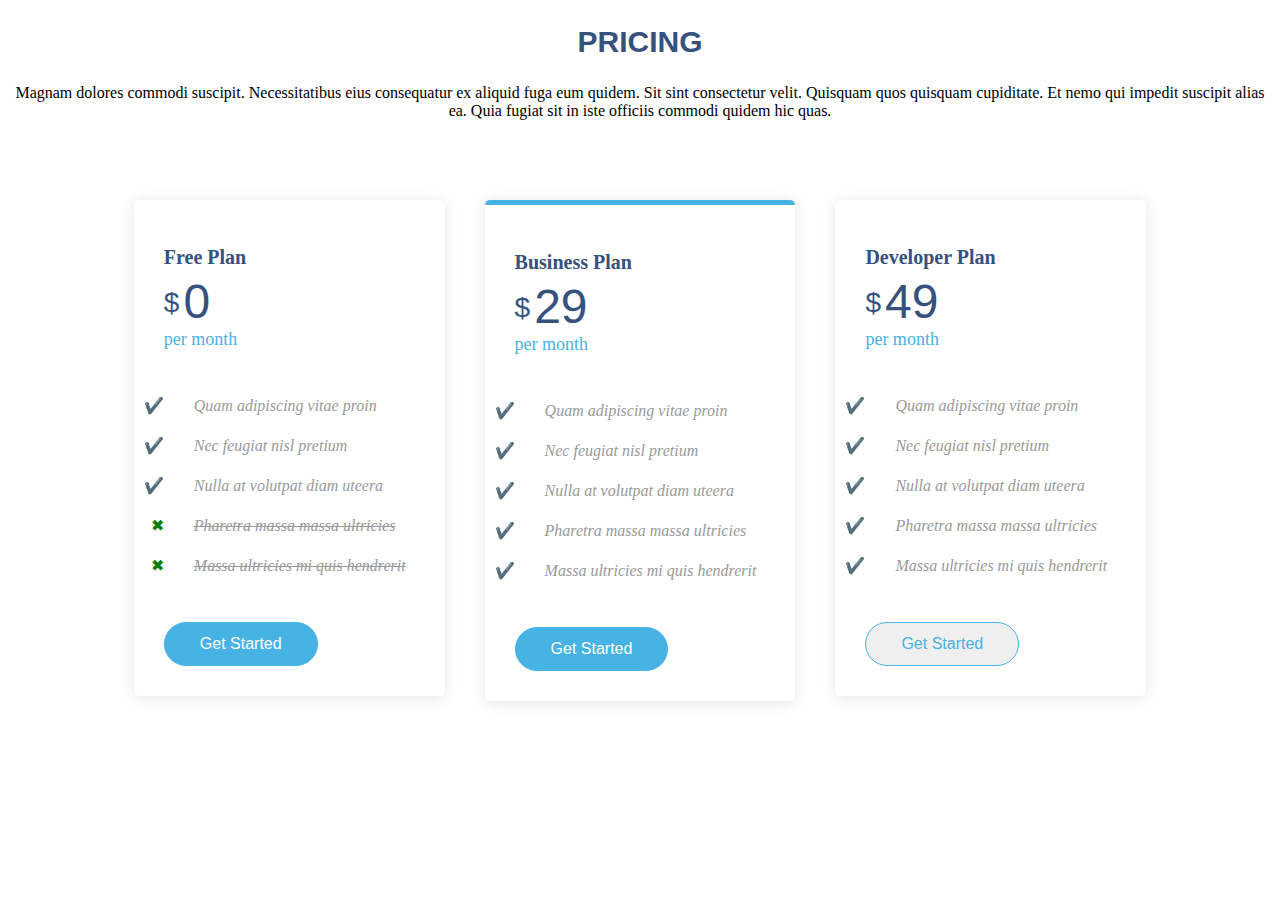
<file: obj/pricing/pricing.html>
<!DOCTYPE html>
<html>
    <head>
        <title>PRICING</title>
        <meta charset="utf-8">
        <link rel="stylesheet" href="pricing.css">
    </head>
    <body>
        <div class = "top">
            <div class = "header">
                <h1>
                    PRICING
                </h1>
            </div>
            <div class = "article">
                Magnam dolores commodi suscipit. 
                Necessitatibus eius consequatur ex aliquid fuga eum quidem. 
                Sit sint consectetur velit. Quisquam quos quisquam cupiditate. 
                Et nemo qui impedit suscipit alias ea. 
                Quia fugiat sit in iste officiis commodi quidem hic quas.
            </div>
        </div>
        <div class = "row">
            <div class = "box b1">
                
                
                    <h2>
                        Free Plan
                    </h2>
                    <sup>$</sup>
                    <num>0</num>
                    <span>per month</span>

                    <ul>
                        <li>
                            <i class = "check">
                                Quam adipiscing vitae proin
                            </i>
                           
                        </li>
                        <li>
                            <i class = "check">
                                Nec feugiat nisl pretium
                            </i>
                            

                        </li>
                    
                        <li>
                            <i class = "check">
                                Nulla at volutpat diam uteera
                            </i>
                            
                        </li>
                        <li class = "xx">
                            <i class = "not">
                                Pharetra massa massa ultricies
                            </i>
                            
                        </li>
                        <li class = "xx">
                            <i class = "not">
                                Massa ultricies mi quis hendrerit
                            </i>
                            
                        </li>

                    </ul>
                    <input type="button" class = "start_bold" value = "Get Started" onclick="location.reload();">
            
            </div>
            <div class = "box b2">
                <h2>
                    Business Plan
                </h2>
                <sup>$</sup>
                <num>29</num>
                <span>per month</span>

                <ul>
                    <li>
                        <i class = "check">
                            Quam adipiscing vitae proin
                        </i>
                       
                    </li>
                    <li>
                        <i class = "check">
                            Nec feugiat nisl pretium
                        </i>
                        

                    </li>
                    <li>
                        <i class = "check">
                            Nulla at volutpat diam uteera
                        </i>
                        
                    </li>
                    <li>
                        <i class = "check">
                            Pharetra massa massa ultricies
                        </i>
                        
                    </li>
                    <li>
                        <i class = "check">
                            Massa ultricies mi quis hendrerit
                        </i>
                        
                    </li>

                </ul>
                <input type="button" class = "start_bold" value = "Get Started" onclick="location.reload();">
            </div>
            <div class = "box b3">
                <h2>
                    Developer Plan
                </h2>
                <sup>$</sup>
                <num>49</num>
                <span>per month</span>

                <ul>
                    <li>
                        <i class = "check">
                            Quam adipiscing vitae proin
                        </i>
                       
                    </li>
                    <li>
                        <i class = "check">
                            Nec feugiat nisl pretium
                        </i>
                        

                    </li>
                    <li>
                        <i class = "check">
                            Nulla at volutpat diam uteera
                        </i>
                        
                    </li>
                    <li>
                        <i class = "check">
                            Pharetra massa massa ultricies
                        </i>
                        
                    </li>
                    <li>
                        <i class = "check">
                            Massa ultricies mi quis hendrerit
                        </i>
                        
                    </li>

                </ul>
                <input type="button" class = "start" value = "Get Started" onclick="location.reload();">
            </div>
            </div>
    </body>
</html>
</file>
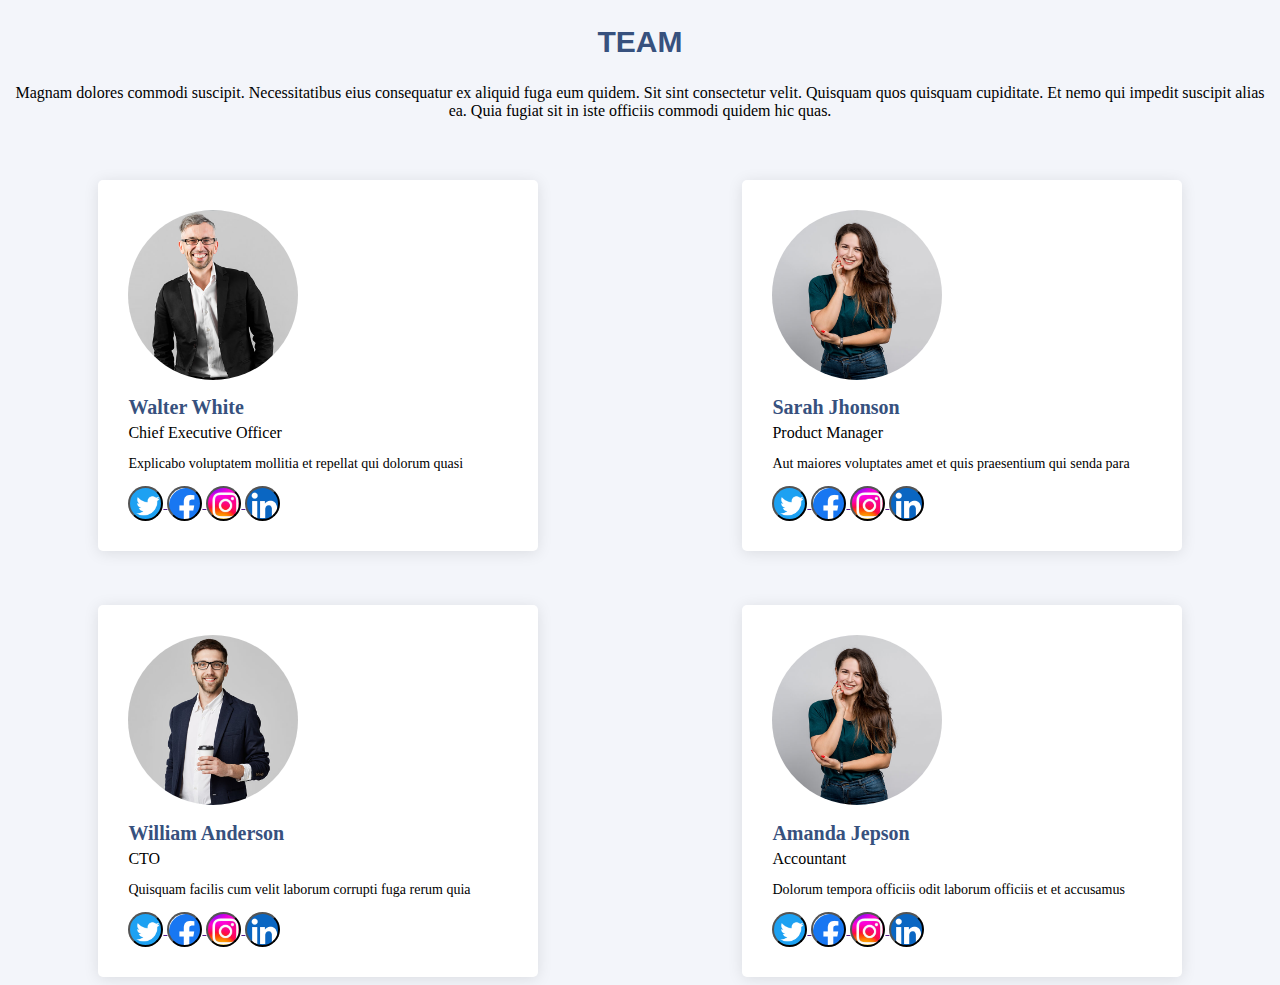
<file: obj/team/team.html>
<!DOCTYPE html>
<html>
    <head>
        <title>TEAM</title>
        <meta charset="utf-8">
        <link rel="stylesheet" href="team.css">
    </head>
    <body>
        <div class = "top">
            <div class = "header">
                <h1>
                    TEAM
                </h1>
            </div>
            <div class = "article">
                Magnam dolores commodi suscipit. 
                Necessitatibus eius consequatur ex aliquid fuga eum quidem. 
                Sit sint consectetur velit. 
                Quisquam quos quisquam cupiditate. 
                Et nemo qui impedit suscipit alias ea. 
                Quia fugiat sit in iste officiis commodi quidem hic quas.
            </div>
        </div>
        <div class = "row">
            <div class = "box b1">
                <div class = "image">
                    <img src="team-1.jpg" class="pic">
                </div>
                <div class = "content">
                    <h2>
                        Walter White
                    </h2>
                    <span>
                        Chief Executive Officer
                    </span>
                    <p>
                        Explicabo voluptatem mollitia 
                        et repellat qui dolorum quasi
                    </p>
                    <div class = "social">
                        <a href>
                            <input type="button" class = "twitter" onclick="location.reload();">
                        </a>
                        <a href>
                            <input type="button" class = "facebook" onclick="location.reload();">
                        </a>
                        <a href>
                            <input type="button" class = "instagram" onclick="location.reload();">
                        </a>
                        <a href>
                            <input type="button" class = "in" onclick="location.reload();">
                        </a>
                    </div>
                </div>

            </div>
            <div class = "box b2">
                <div class = "image">
                    <img src="team-2.jpg" class="pic">
                </div>
                <div class = "content">
                <h2>
                    Sarah Jhonson
                </h2>
                <span>
                    Product Manager
                </span>
                <p>
                    Aut maiores voluptates amet et 
                    quis praesentium qui senda para
                </p>
                <div class = "social">
                    <a href>
                        <input type="button" class = "twitter" onclick="location.reload();">
                    </a>
                    <a href>
                        <input type="button" class = "facebook" onclick="location.reload();">
                    </a>
                    <a href>
                        <input type="button" class = "instagram" onclick="location.reload();">
                    </a>
                    <a href>
                        <input type="button" class = "in" onclick="location.reload();">
                    </a>
                </div>
            </div>
            </div>
            <div class = "box b3">
                <div class = "image">
                    <img src="team-3.jpg" class="pic">
                </div>
                <div class="content">
                <h2>
                    William Anderson
                </h2>
                <span>
                    CTO
                </span>
                <p>
                    Quisquam facilis cum velit laborum 
                    corrupti fuga rerum quia
                </p>
                <div class = "social">
                    <a href>
                        <input type="button" class = "twitter" onclick="location.reload();">
                    </a>
                    <a href>
                        <input type="button" class = "facebook" onclick="location.reload();">
                    </a>
                    <a href>
                        <input type="button" class = "instagram" onclick="location.reload();">
                    </a>
                    <a href>
                        <input type="button" class = "in" onclick="location.reload();">
                    </a>
                </div>
                </div>
            </div>
            <div class = "box b4">
                <div class = "image">
                    <img src="team-2.jpg" class="pic">
                </div>
                <div class="content">
                <h2>
                    Amanda Jepson
                </h2>
                <span>
                    Accountant
                </span>
                <p>
                    Dolorum tempora officiis odit 
                    laborum officiis et et accusamus
                </p>
                <div class = "social">
                    <a href>
                        <input type="button" class = "twitter" onclick="location.reload();">
                    </a>
                    <a href>
                        <input type="button" class = "facebook" onclick="location.reload();">
                    </a>
                    <a href>
                        <input type="button" class = "instagram" onclick="location.reload();">
                    </a>
                    <a href>
                        <input type="button" class = "in" onclick="location.reload();">
                    </a>
                </div>
            </div>
            </div>
        </div>
    </body>
</html>
</file>
<file: obj/pricing/pricing.css>
@charset "utf-8";

body{
    background-color:white ;
}
div{
    display: block;
}

h1{
    font-family: "Jost", sans-serif;
    display: block;
    font-size: 30px;
    margin-block-start: 0.83em;
    margin-block-end: 0.83em;
    margin-inline-start: 0px;
    margin-inline-end: 0px;
    font-weight: bold;
    color: #37517e;
}

h2{
    font-weight: 700;
    margin-bottom: 5px;
    font-size: 20px;
    color: #37517e;
}

.top{
    text-align: center;
    padding-bottom: 30px;
}
.row {
    --bs-gutter-x: 1.5rem;
    --bs-gutter-y: 0;
    display: flex;
    flex-wrap: wrap;
    padding: 20px 5px;
    justify-content: center;
}

.box{
        position: relative;
        box-shadow: 0px 2px 15px rgba(0, 0, 0, 0.1);
        padding: 30px;
        border-radius: 5px;
        background: #fff;
        transition: 0.5s;
        height: 60%;
        width : 20%;
        margin-top: 30px;
        display: inline-block;
        margin-inline: 20px;
       
        
}
sup{
    font-size: 28px;
    color: #37517e;
    font-weight: 400;
    font-family: "Jost", sans-serif;
    margin-bottom: 25px;
}
num{
    font-size: 48px;
    color: #37517e;
    font-weight: 400;
    font-family: "Jost", sans-serif;
    margin-bottom: 25px;
}
span{
        color: #47b2e4;
        font-size: 18px;
        display: block;
}
li {
    display: list-item;
    text-align: -webkit-match-parent;
    padding: 10px 0 10px 30px;
    position: relative;
}

ul{
    list-style-type: disc;
    padding: 10px 0 10px 30px;
    position: relative;
    padding: 20px 0;
    list-style: none;
    color: #999;
    text-align: left;
    line-height: 20px;
    
}
li::marker{
    content:'✔️';
    color:green;
}

li.xx::marker{
    content:'✖';
    color:green;
}
.not{
    text-decoration: line-through;
}
.start{
    display: inline-block;
    padding: 12px 35px;
    border-radius: 50px;
    color: #47b2e4;
    transition: none;
    font-size: 16px;
    font-weight: 500;
    font-family: "Jost", sans-serif;
    transition: 0.3s;
    border: 1px solid #47b2e4;
}

.start_bold{
    display: inline-block;
    padding: 12px 35px;
    border-radius: 50px;
    color: white;
    transition: none;
    background-color: #47b2e4;
    font-size: 16px;
    font-weight: 500;
    font-family: "Jost", sans-serif;
    transition: 0.3s;
    border: 1px solid #47b2e4;
}

.b1{
    background-color: white;
    overflow: auto;
}
.b2{
    background-color: white;
    overflow: auto;
    border-top: 5px solid #47b2e4;
}
.b3{
    background-color: white;
    overflow: auto;
}
</file>
<file: obj/team/team.css>
@charset "utf-8";

body {
    background-color: #f3f5fa;
}

div {
    display: block;
}

/*
.team .member .social a {
    transition: ease-in-out 0.3s;
    display: flex;
    align-items: center;
    justify-content: center;
    border-radius: 50px;
    width: 32px;
    height: 32px;
    background: #eff2f8;
}
*/

.twitter {
    height: 35px;
    width: 35px;
    border-radius: 35px;
    background-size: 35px;
    cursor: pointer;
    background-image: url("twitter.png");

}

.in {
    height: 35px;
    width: 35px;
    border-radius: 35px;
    background-size: 35px;
    cursor: pointer;
    background-image: url("linkedin.png");
}

.instagram {
    height: 35px;
    width: 35px;
    border-radius: 35px;
    background-size: 35px;
    cursor: pointer;
    background-image: url("instagram.jpeg");
}

.facebook {
    height: 35px;
    width: 35px;
    border-radius: 35px;
    background-size: 35px;
    cursor: pointer;
    background-image: url("facebook.png");
}

p {
    margin: 10px 0 0 0;
    font-size: 14px;
    display: block;
    margin-block-start: 1em;
    margin-block-end: 1em;
    margin-inline-start: 0px;
    margin-inline-end: 0px;
}

.pic {
    vertical-align: middle;
    width: 170px;
    height: 170px;
    border-radius: 50%;
}

h1 {
    font-family: "Jost", sans-serif;
    display: block;
    font-size: 30px;
    margin-block-start: 0.83em;
    margin-block-end: 0.83em;
    margin-inline-start: 0px;
    margin-inline-end: 0px;
    font-weight: bold;
    color: #37517e;
}

h2 {
    font-weight: 700;
    margin-bottom: 5px;
    font-size: 20px;
    color: #37517e;
}

.top {
    text-align: center;
    padding-bottom: 30px;
}

.row {
    --bs-gutter-x: 1.5rem;
    --bs-gutter-y: 0;
    display: flex;
    flex-wrap: wrap;
    gap: 1.5rem;
    justify-content: center;
}

.box {
    position: relative;
    box-shadow: 0px 2px 15px rgba(0, 0, 0, 0.1);
    padding: 30px;
    border-radius: 5px;
    background: #fff;
    transition: 0.5s;
    height: 100%;
    width: 30%;
    margin-top: 30px;
    margin-right: auto;
    margin-left: auto;
}

.b1 {
    background-color: white;
    overflow: auto;
}

.b2 {
    background-color: white;
    overflow: auto;
}

.b3 {
    background-color: white;
    overflow: auto;
}

.b4 {
    background-color: white;
    overflow: auto;
}
</file>
